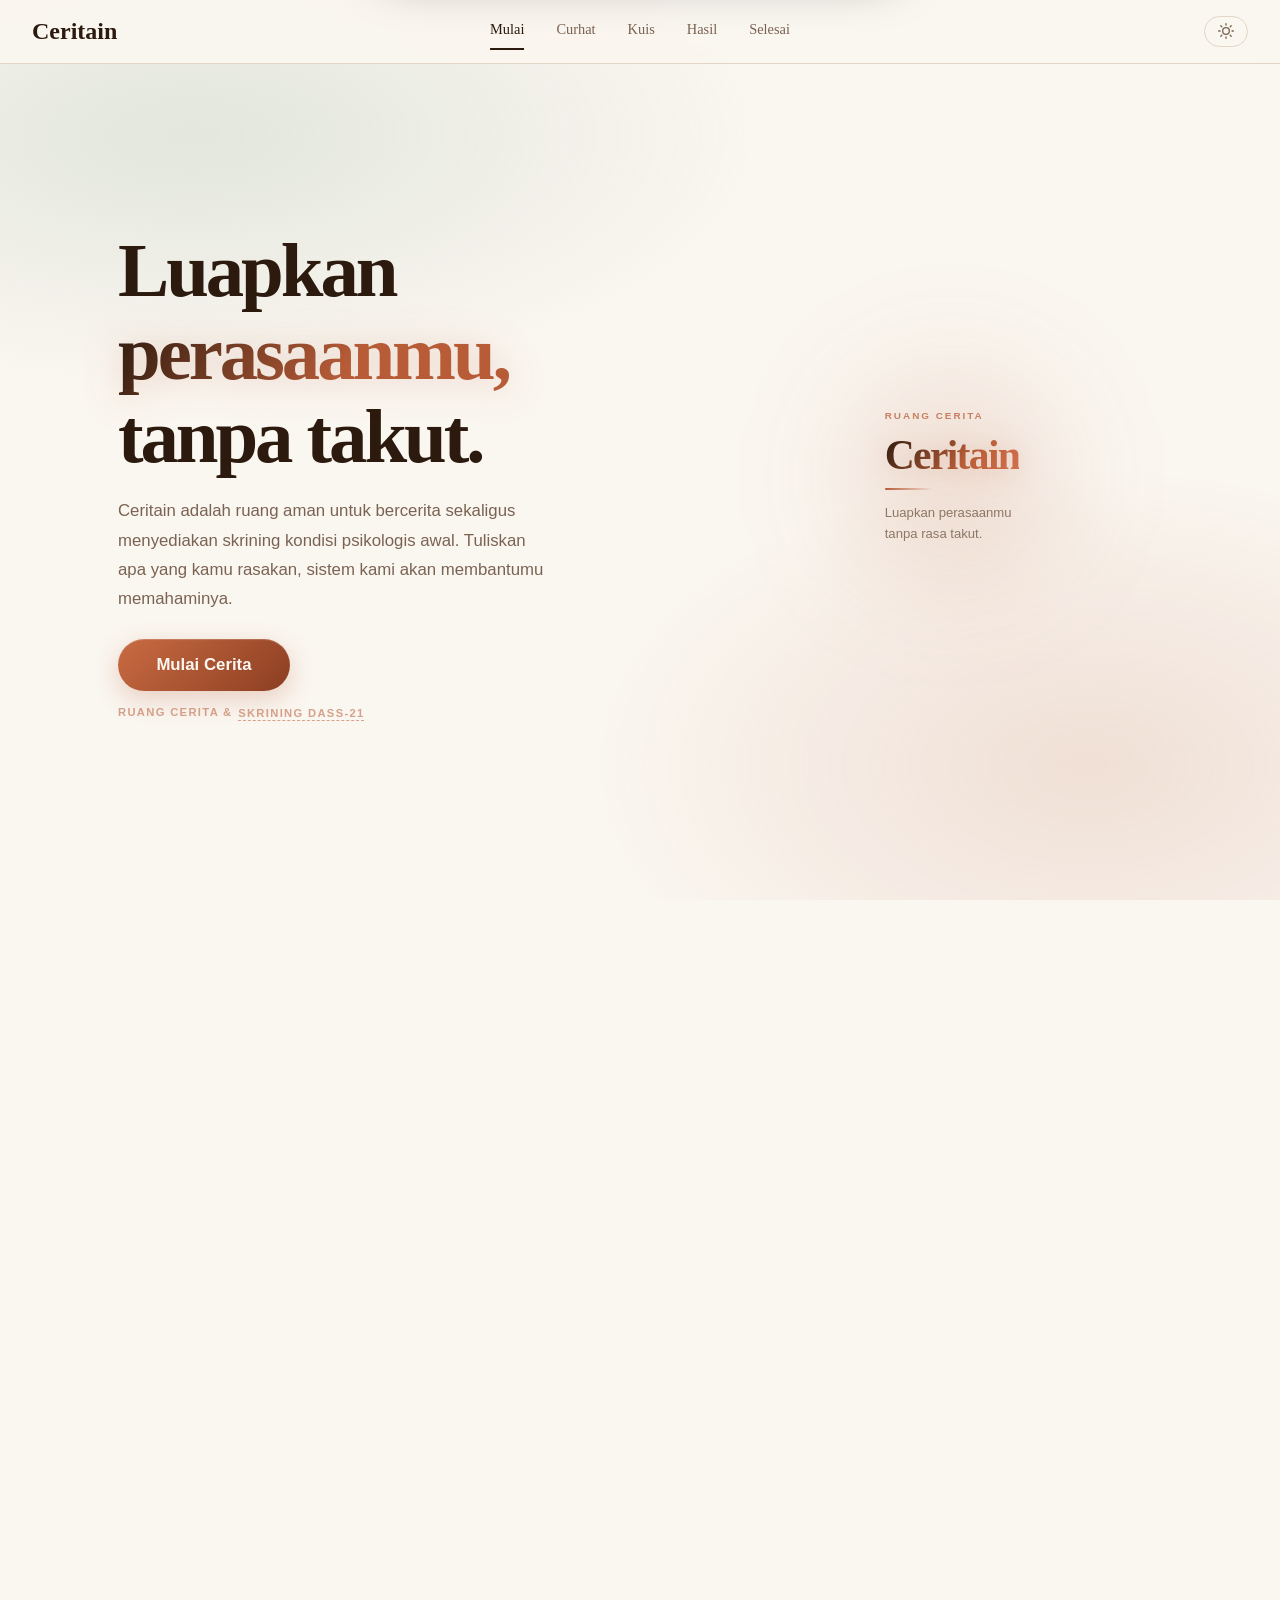
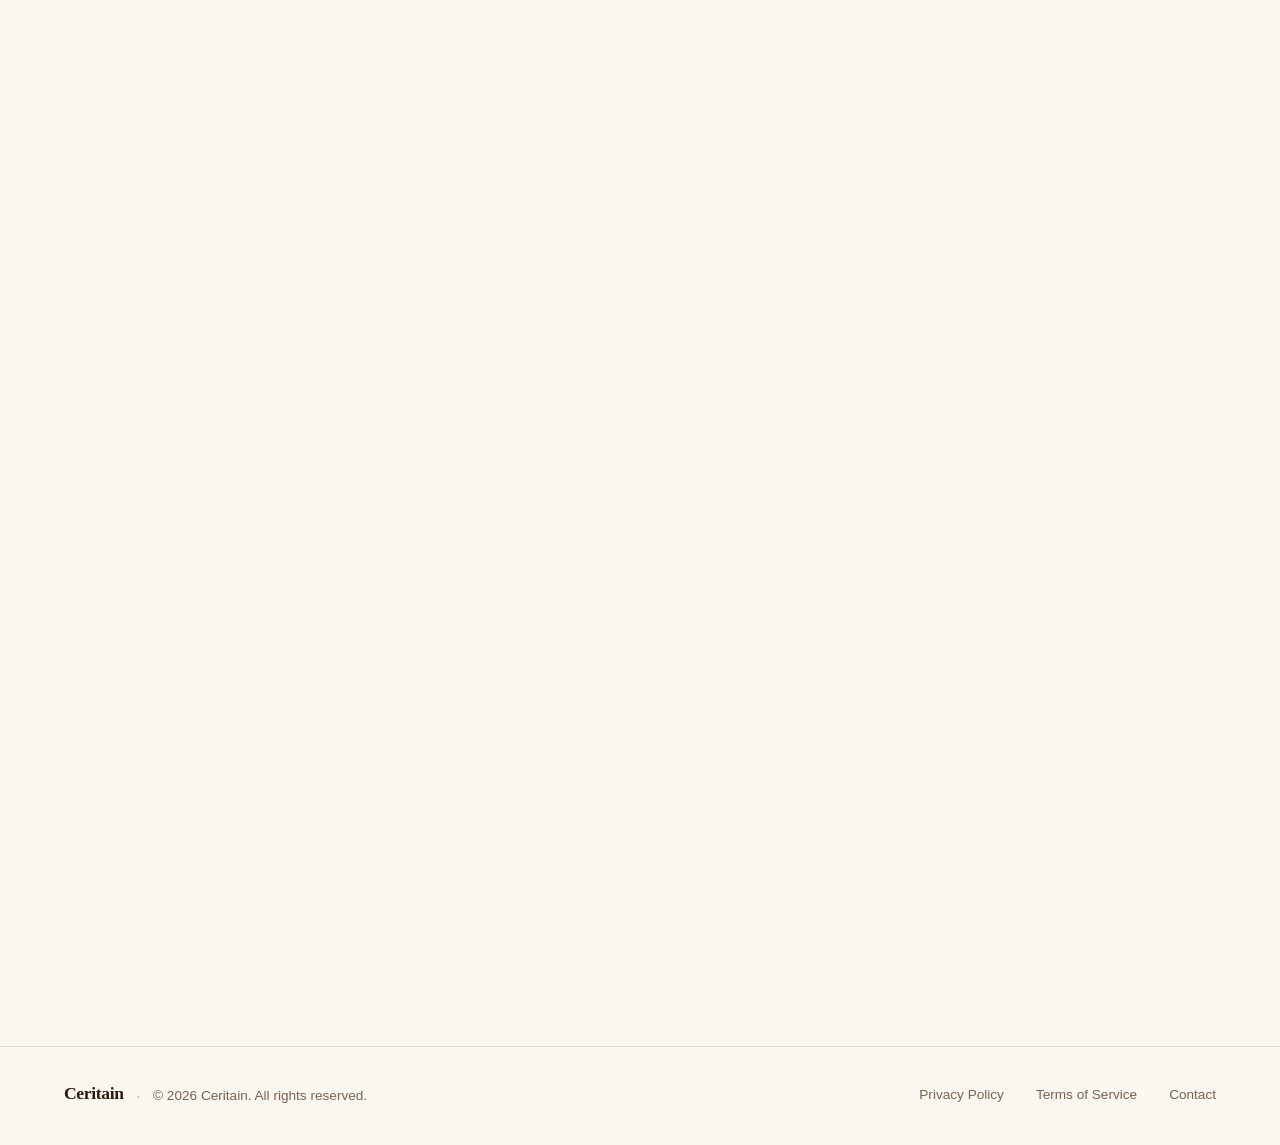
<file: index.html>
<!DOCTYPE html>
<html lang="id">
<head>
    <meta charset="UTF-8">
    <meta name="viewport" content="width=device-width, initial-scale=1.0">
    <title>Ceritain - Ruang Cerita & Skrining DASS-21</title>
    <meta name="description" content="Ceritain adalah ruang aman untuk bercerita sekaligus menyediakan skrining kondisi psikologis awal berbasis kuesioner DASS-21.">

    <!-- ═══════════════════════════════════════════════════
         Open Graph (WhatsApp, Facebook, Telegram, dll.)
         PENTING: Ganti URL di bawah sesuai domain kamu!
         Contoh: https://ceritain-eight.vercel.app
    ══════════════════════════════════════════════════════ -->
    <meta property="og:type"        content="website">
    <meta property="og:site_name"   content="Ceritain">
    <meta property="og:url"         content="https://ceritain-eight.vercel.app/">
    <meta property="og:title"       content="Ceritain - Ruang Cerita & Skrining DASS-21">
    <meta property="og:description" content="Ceritain adalah ruang aman untuk bercerita sekaligus menyediakan skrining kondisi psikologis awal berbasis kuesioner DASS-21. Luapkan perasaanmu, tanpa takut.">
    <meta property="og:image"       content="https://ceritain-eight.vercel.app/og-image.png">
    <meta property="og:image:type"  content="image/png">
    <meta property="og:image:width" content="1200">
    <meta property="og:image:height" content="630">
    <meta property="og:image:alt"   content="Ceritain — Apakah kamu sedang stres tanpa sadar?">
    <meta property="og:locale"      content="id_ID">

    <!-- Twitter Card (opsional, tapi bagus untuk link preview lainnya) -->
    <meta name="twitter:card"        content="summary_large_image">
    <meta name="twitter:title"       content="Ceritain - Ruang Cerita & Skrining DASS-21">
    <meta name="twitter:description" content="Luapkan perasaanmu tanpa rasa takut. Ceritain menyediakan ruang aman bercerita dan skrining psikologis berbasis DASS-21.">
    <meta name="twitter:image"       content="https://ceritain-eight.vercel.app/og-image.png">

    <link href="https://fonts.googleapis.com/css2?family=Inter:wght@300;400;500;600;700&display=swap" rel="stylesheet">
    <link href="https://unpkg.com/aos@2.3.1/dist/aos.css" rel="stylesheet">
    <link rel="stylesheet" href="styles.css">

    <!-- Anti-flash: apply saved theme synchronously sebelum paint -->
    <script>
        (function(){
            try {
                var t = localStorage.getItem('ceritain-theme');
                if (t === 'dark') {
                    document.documentElement.setAttribute('data-theme','dark');
                }
                // Default: tidak perlu set apapun, :root sudah light
            } catch(e){}
        })();
    </script>
</head>
<body>

    <header id="top-nav" class="top-nav">
        <!-- Logo: klik buka dropdown menu -->
        <button id="btn-logo-menu" class="logo-text logo-btn" aria-label="Buka menu" aria-expanded="false">
            Ceritain
        </button>

        <!-- Desktop nav (tengah) -->
        <nav class="main-nav" id="main-nav" style="display: flex; align-items: center;">
            <a href="#home" class="nav-link active">Mulai</a>
            <a href="#storytelling" class="nav-link">Curhat</a>
            <a href="#survey" class="nav-link">Kuis</a>
            <a href="#result" class="nav-link">Hasil</a>
            <a href="#thankyou-section" class="nav-link">Selesai</a>
        </nav>

        <!-- Kanan: theme toggle + back -->
        <div class="nav-right">
            <button id="btn-theme-toggle" class="btn-icon" style="display: flex; align-items: center;">
                <svg id="theme-icon-light" xmlns="http://www.w3.org/2000/svg" width="16" height="16" viewBox="0 0 24 24" fill="none" stroke="currentColor" stroke-width="2" stroke-linecap="round" stroke-linejoin="round" style="display:none;"><circle cx="12" cy="12" r="5"></circle><line x1="12" y1="1" x2="12" y2="3"></line><line x1="12" y1="21" x2="12" y2="23"></line><line x1="4.22" y1="4.22" x2="5.64" y2="5.64"></line><line x1="18.36" y1="18.36" x2="19.78" y2="19.78"></line><line x1="1" y1="12" x2="3" y2="12"></line><line x1="21" y1="12" x2="23" y2="12"></line><line x1="4.22" y1="19.78" x2="5.64" y2="18.36"></line><line x1="18.36" y1="5.64" x2="19.78" y2="4.22"></line></svg>
                <svg id="theme-icon-dark" xmlns="http://www.w3.org/2000/svg" width="16" height="16" viewBox="0 0 24 24" fill="none" stroke="currentColor" stroke-width="2" stroke-linecap="round" stroke-linejoin="round"><path d="M21 12.79A9 9 0 1 1 11.21 3 7 7 0 0 0 21 12.79z"></path></svg>
            </button>
            <button id="btn-back" class="btn-icon" style="display: none;">
                <svg xmlns="http://www.w3.org/2000/svg" width="18" height="18" viewBox="0 0 24 24" fill="none" stroke="currentColor" stroke-width="2" stroke-linecap="round" stroke-linejoin="round">
                    <line x1="19" y1="12" x2="5" y2="12"></line>
                    <polyline points="12 19 5 12 12 5"></polyline>
                </svg>
                Kembali
            </button>
        </div>
    </header>

    <!-- Dropdown Menu (triggered by logo click) -->
    <div id="dropdown-menu" class="dropdown-menu" role="dialog" aria-label="Menu navigasi">
        <div class="dropdown-menu-inner">
            <!-- Header: logo kiri, X kanan -->
            <div class="dropdown-header">
                <button class="logo-text logo-btn dropdown-logo" onclick="closeDropdownMenu()">
                    Ceritain
                </button>
                <button id="btn-close-dropdown" class="btn-close-dropdown" aria-label="Tutup menu">
                    <svg xmlns="http://www.w3.org/2000/svg" width="20" height="20" viewBox="0 0 24 24" fill="none" stroke="currentColor" stroke-width="2.5" stroke-linecap="round" stroke-linejoin="round"><line x1="18" y1="6" x2="6" y2="18"></line><line x1="6" y1="6" x2="18" y2="18"></line></svg>
                </button>
            </div>

            <!-- Nav links besar -->
            <nav class="dropdown-nav">
                <a href="#home" class="dropdown-nav-link" onclick="closeDropdownMenu()">Mulai</a>
                <a href="#storytelling" class="dropdown-nav-link" onclick="closeDropdownMenu()">Curhat</a>
                <a href="#survey" class="dropdown-nav-link" onclick="closeDropdownMenu()">Kuis</a>
                <a href="#result" class="dropdown-nav-link" onclick="closeDropdownMenu()">Hasil</a>
                <a href="#thankyou-section" class="dropdown-nav-link" onclick="closeDropdownMenu()">Selesai</a>
            </nav>

            <!-- Divider -->
            <div class="dropdown-divider"></div>

            <!-- Footer link: Tentang Ceritain -->
            <div class="dropdown-footer">
                <span class="dropdown-footer-label">Ingin tahu lebih?</span>
                <button class="dropdown-about-btn" id="btn-open-about" onclick="closeDropdownMenu(); openAboutModal()">Tentang Ceritain</button>
            </div>
        </div>
    </div>
    <!-- Dropdown Backdrop -->
    <div id="dropdown-backdrop" class="dropdown-backdrop" onclick="closeDropdownMenu()"></div>

    <!-- Modal: Tentang Ceritain -->
    <div id="about-modal-overlay" class="about-modal-overlay">
        <div class="about-modal-box">
            <button class="btn-close-modal" onclick="closeAboutModal()" title="Tutup">&times;</button>
            <div class="about-modal-logo">
                <span class="about-modal-brand">Ceritain</span>
            </div>
            <p class="about-modal-desc">
                <strong>Ceritain</strong> adalah ruang aman digital untuk mengekspresikan perasaan tanpa rasa takut dihakimi. Kami percaya bahwa menuliskan apa yang kamu rasakan adalah langkah pertama menuju pemahaman diri yang lebih baik.
            </p>
            <div class="about-modal-divider"></div>
            <h4 class="about-modal-subtitle">Apa itu DASS-21?</h4>
            <p class="about-modal-desc">
                DASS-21 (<em>Skala Depresi, Kecemasan, dan Stres</em>) adalah kuesioner psikologis terstandarisasi yang terdiri dari 21 pertanyaan untuk mengukur tingkat <strong>depresi</strong>, <strong>kecemasan</strong>, dan <strong>stres</strong> seseorang. Hasilnya bersifat indikatif — bukan diagnosis klinis.
            </p>
            <p class="about-modal-note">
                ⚠️ Jika kamu merasa membutuhkan bantuan lebih lanjut, kami sangat menyarankan untuk berkonsultasi dengan tenaga profesional kesehatan jiwa.
            </p>
        </div>
    </div>

    <!-- 1. Hero Section -->
    <section id="home" class="screen hero-screen">
        <!-- Left: Text Content -->
        <div class="hero-left" data-aos="fade-right" data-aos-duration="900">
            <h1 class="hero-title">
                Luapkan<br>
                <span class="hero-accent">perasaanmu,</span><br>
                tanpa takut.
            </h1>
            <p class="hero-desc">
                Ceritain adalah ruang aman untuk bercerita sekaligus menyediakan skrining kondisi psikologis awal. Tuliskan apa yang kamu rasakan, sistem kami akan membantumu memahaminya.
            </p>
            <div class="hero-cta-group" data-aos="fade-up" data-aos-delay="300">
                <button id="btn-mulai" class="btn primary btn-hero">
                    Mulai Cerita
                </button>
                <p class="hero-eyebrow hero-eyebrow-below">Ruang Cerita &amp; <button class="dass-inline-link" onclick="openAboutModal()">Skrining DASS-21</button></p>
            </div>
        </div>

        <!-- Right: Decorative Visual -->
        <div class="hero-right" data-aos="fade-left" data-aos-duration="900" data-aos-delay="200">
            <div class="hero-visual-stack">
                <div class="hero-card-glow"></div>
                <div class="hero-minimal">
                    <div class="hero-card-label">RUANG CERITA</div>
                    <div class="hero-card-brand">Ceritain</div>
                    <div class="hero-minimal-line"></div>
                    <div class="hero-card-tagline">Luapkan perasaanmu<br>tanpa rasa takut.</div>
                </div>
            </div>
        </div>


    </section>

    <!-- 2. Storytelling Section -->
    <section id="storytelling" class="screen">
        <div class="story-split">
            <!-- Kiri: info -->
            <div class="story-left" data-aos="fade-right" data-aos-duration="800">
                <p class="hero-eyebrow">Ruang Aman</p>
                <h2 class="story-heading">Apa yang sedang<br><span class="hero-accent">membebanimu?</span></h2>
                <p class="story-body-text">Tuliskan semuanya di sini. Tidak ada yang dihakimi, tidak ada yang dinilai. Hanya kamu dan ruangmu sendiri.</p>
                <div class="story-info-pills">
                    <span class="story-pill">🔒 Privat</span>
                    <span class="story-pill">💬 Bebas bercerita</span>
                    <span class="story-pill">🤍 Tanpa penilaian</span>
                </div>
            </div>
            <!-- Kanan: textarea -->
            <div class="story-right" data-aos="fade-left" data-aos-duration="800" data-aos-delay="150">
                <div class="textarea-wrapper">
                    <textarea id="story-input" placeholder="Ketik ceritamu di sini..."></textarea>
                    <button id="btn-selesai-cerita" class="btn-send" disabled title="Kirim cerita">
                        <svg xmlns="http://www.w3.org/2000/svg" width="20" height="20" viewBox="0 0 24 24" fill="none" stroke="currentColor" stroke-width="2" stroke-linecap="round" stroke-linejoin="round">
                            <line x1="22" y1="2" x2="11" y2="13"></line>
                            <polygon points="22 2 15 22 11 13 2 9 22 2"></polygon>
                        </svg>
                    </button>
                </div>
                <p class="skip-hint">
                    Sulit menemukan kata-kata? <a href="#survey" id="link-skip-to-quiz" class="skip-link">Langsung ke Kuesioner</a>
                </p>
            </div>
        </div>
    </section>

    <!-- 3. DASS-21 Section -->
    <section id="survey" class="screen">
        <div class="container dass-content">

            <!-- Panduan: tampil sebelum kuis dimulai -->
            <div id="quiz-guide" class="quiz-guide">
                <h2 class="quiz-guide-title" data-aos="fade-up">Sebelum Memulai</h2>
                <ol class="quiz-guide-list" data-aos="fade-up" data-aos-delay="100">
                    <li>Sisihkan waktu sejenak. Supaya hasilnya bermakna, baca panduan singkat ini dulu ya.</li>
                    <li>Tidak ada jawaban benar atau salah — pilih yang paling jujur mencerminkan dirimu.</li>
                    <li>Tidak ada batas waktu. Kerjakan dengan tenang dan nikmati setiap langkahnya.</li>
                    <li>Cari tempat yang nyaman agar kamu bisa menjawab tanpa gangguan.</li>
                    <li>Jika kamu keluar di tengah jalan, progres tidak tersimpan. Selesaikan dalam satu sesi ya.</li>
                    <li>Laporan hasil lengkap akan muncul setelah semua pertanyaan dijawab.</li>
                </ol>
                <p class="quiz-guide-closing" data-aos="fade-up" data-aos-delay="200">Selamat mengerjakan! 🌿</p>
                <div class="quiz-guide-action" data-aos="fade-up" data-aos-delay="300">
                    <button id="btn-mulai-kuis" class="btn primary">Mulai Kuesioner</button>
                </div>
            </div>

            <!-- Kuis: tersembunyi dulu -->
            <div id="quiz-questions" style="display:none; width:100%;">
                <div class="progress-container">
                    <div class="progress-info">
                        <span>Pertanyaan <span id="current-q">1</span>/21</span>
                    </div>
                    <div class="progress-bar-bg">
                        <div id="progress-bar-fill" class="progress-bar-fill"></div>
                    </div>
                </div>
                
                <div class="question-container">
                    <!-- Nomor soal dekoratif -->
                    <span class="question-number-deco" id="question-number-deco">01</span>
                    <h2 id="dass-question-text" class="question-text">Loading question...</h2>
                    <div class="answers-container">
                        <button class="btn-answer" data-value="0">Tidak pernah sama sekali</button>
                        <button class="btn-answer" data-value="1">Kadang-kadang</button>
                        <button class="btn-answer" data-value="2">Sering</button>
                        <button class="btn-answer" data-value="3">Sangat sering</button>
                    </div>
                </div>

                <!-- Navigasi Back / Next -->
                <div class="quiz-nav">
                    <button id="btn-quiz-back" class="btn-quiz-nav btn-quiz-back" disabled>
                        <svg xmlns="http://www.w3.org/2000/svg" width="16" height="16" viewBox="0 0 24 24" fill="none" stroke="currentColor" stroke-width="2.5" stroke-linecap="round" stroke-linejoin="round"><line x1="19" y1="12" x2="5" y2="12"></line><polyline points="12 19 5 12 12 5"></polyline></svg>
                        Kembali
                    </button>
                    <button id="btn-quiz-next" class="btn-quiz-nav btn-quiz-next" disabled>
                        Lanjut
                        <svg xmlns="http://www.w3.org/2000/svg" width="16" height="16" viewBox="0 0 24 24" fill="none" stroke="currentColor" stroke-width="2.5" stroke-linecap="round" stroke-linejoin="round"><line x1="5" y1="12" x2="19" y2="12"></line><polyline points="12 5 19 12 12 19"></polyline></svg>
                    </button>
                </div>
            </div>

        </div>
    </section>

    <!-- 4. Result Section -->
    <section id="result" class="screen">
        <div class="container result-content">
            <h2 data-aos="fade-up">Hasil Evaluasi</h2>
            <p class="subtitle" data-aos="fade-up" data-aos-delay="100">Berikut adalah gambaran singkat kondisi emosionalmu saat ini berdasarkan <button class="dass-inline-link" onclick="openAboutModal()">DASS-21</button>.</p>
            
            <div class="cards-container" data-aos="fade-up" data-aos-delay="200">
                <div class="result-card" id="card-depression">
                    <h3>Depresi</h3>
                    <div class="score-circle">
                        <svg class="score-ring" viewBox="0 0 80 80"><circle class="score-ring-bg" cx="40" cy="40" r="34"/><circle class="score-ring-fill" id="ring-depression" cx="40" cy="40" r="34"/></svg>
                        <span class="score-value" id="score-depression">0</span>
                    </div>
                    <p class="severity" id="severity-depression">Normal</p>
                </div>
                
                <div class="result-card" id="card-anxiety">
                    <h3>Kecemasan</h3>
                    <div class="score-circle">
                        <svg class="score-ring" viewBox="0 0 80 80"><circle class="score-ring-bg" cx="40" cy="40" r="34"/><circle class="score-ring-fill" id="ring-anxiety" cx="40" cy="40" r="34"/></svg>
                        <span class="score-value" id="score-anxiety">0</span>
                    </div>
                    <p class="severity" id="severity-anxiety">Normal</p>
                </div>
                
                <div class="result-card" id="card-stress">
                    <h3>Stres</h3>
                    <div class="score-circle">
                        <svg class="score-ring" viewBox="0 0 80 80"><circle class="score-ring-bg" cx="40" cy="40" r="34"/><circle class="score-ring-fill" id="ring-stress" cx="40" cy="40" r="34"/></svg>
                        <span class="score-value" id="score-stress">0</span>
                    </div>
                    <p class="severity" id="severity-stress">Normal</p>
                </div>
            </div>
            
            <div class="recommendation-container" data-aos="fade-up" data-aos-delay="300">
                <h3>Rekomendasi Langkah Selanjutnya</h3>
                <ul id="recommendation-list" class="recommendation-list">
                    <!-- Injected via JS -->
                </ul>
            </div>

            <div class="actions center" data-aos="zoom-in" data-aos-delay="400">
                <button id="btn-ulangi" class="btn secondary">Selesaikan Sesi</button>
            </div>
        </div>
    </section>

    <!-- General Thank You / Supportive Section -->
    <section id="thankyou-section" class="screen">
        <div class="container thankyou-content">
            <!-- Ikon dekoratif -->


            <h2 data-aos="fade-up">Terima kasih<br>sudah berbagi.</h2>

            <div class="thankyou-quotes" data-aos="fade-up" data-aos-delay="150">
                <p class="thankyou-quote">
                    "Menuliskan apa yang kamu rasakan adalah langkah pertama untuk memahami diri sendiri."
                </p>
            </div>

            <div class="thankyou-pills" data-aos="fade-up" data-aos-delay="250">
                <span class="thankyou-pill">💛 Perasaanmu valid</span>
                <span class="thankyou-pill">🤝 Kamu tidak sendirian</span>
                <span class="thankyou-pill">🌱 Setiap langkah kecil berarti</span>
            </div>

            <div class="thankyou-actions" data-aos="fade-up" data-aos-delay="350">
                <button id="btn-kembali-mulai" class="btn primary">Mulai Sesi Baru</button>
                <p class="thankyou-more-hint">
                    Ingin tahu lebih? <button class="dropdown-about-btn" onclick="openAboutModal()">Tentang Ceritain</button>
                </p>
            </div>
        </div>
    </section>

    <!-- Analysis Result Modal -->
    <div id="analysis-modal-overlay" class="analysis-modal-overlay">
        <div id="analysis-result" class="result-box">
            <button id="btn-close-analysis" class="btn-close-modal" title="Tutup">&times;</button>
            <p id="analysis-message"></p>
            <button id="btn-lanjut-kuis" class="btn primary" style="display: none;">Mulai Tes Kuesioner</button>
        </div>
    </div>

    <!-- Footer -->
    <footer class="site-footer">
        <div class="footer-inner">
            <div class="footer-left">
                <div class="footer-brand">
                    <span class="footer-logo">Ceritain</span>
                </div>
                <span class="footer-copy">© 2026 Ceritain. All rights reserved.</span>
            </div>
            <nav class="footer-nav">
                <a href="#" class="footer-link">Privacy Policy</a>
                <a href="#" class="footer-link">Terms of Service</a>
                <a href="#" class="footer-link">Contact</a>
            </nav>
        </div>
    </footer>

    <!-- Scripts: AOS, GSAP, and Custom App Logic -->
    <script src="https://unpkg.com/aos@2.3.1/dist/aos.js"></script>
    <script src="https://cdnjs.cloudflare.com/ajax/libs/gsap/3.12.2/gsap.min.js"></script>
    <script src="app.js"></script>
</body>
</html>
</file>
<file: styles.css>
/* =========================================================================
   Base Layout & CSS Variables 
   ========================================================================= */
:root {
    /* ━━━━━━━━━━━━━━━━━━━━━━━━━━━━━━━━━━━━━━━━━━━━━━━━━━━━━━━━━━━━━━━━━━
       LIGHT THEME (Default)
    ━━━━━━━━━━━━━━━━━━━━━━━━━━━━━━━━━━━━━━━━━━━━━━━━━━━━━━━━━━━━━━━━━━━━ */

    --bg-main: #FAF6F0;
    --bg-surface: #F3EDE3cc;
    --bg-surface-solid: #EDE3D5;
    --border-glass: #C9B89880;
    --border-glass-hover: #A8906880;

    --text-primary: #2C1A0E;
    --text-secondary: #7A6352;

    --accent-color: #B85C38;
    --accent-glow: #B85C3840;
    --accent-hover: #D4724E;

    --btn-grad-start: #C96B42;
    --btn-grad-end: #8C3E22;
    --btn-text: #FAF6F0;

    --blob-1-color: #7FA68830;
    --blob-2-color: #B85C3825;

    --heading-grad-start: #2C1A0E;
    --heading-grad-end: #B85C38;

    --progress-grad-start: #7FA688;
    --progress-grad-end: #B85C38;

    --nav-bg: #FAF6F0F0;

    --font-heading: 'Playfair Display', serif;
    --font-body: 'DM Sans', sans-serif;

    --border-radius-sm: 8px;
    --border-radius-md: 16px;
    --border-radius-lg: 24px;

    --color-normal: #059669;
    --color-ringan: #2563EB;
    --color-sedang: #D97706;
    --color-berat: #EA580C;
    --color-sangatberat: #DC2626;
}

[data-theme="dark"] {
    /* ━━━━━━━━━━━━━━━━━━━━━━━━━━━━━━━━━━━━━━━━━━━━━━━━━━━━━━━━━━━━━━━━━━
       DARK THEME
    ━━━━━━━━━━━━━━━━━━━━━━━━━━━━━━━━━━━━━━━━━━━━━━━━━━━━━━━━━━━━━━━━━━━━ */

    --bg-main: #0D1B2A;
    --bg-surface: #112236cc;
    --bg-surface-solid: #1A3044;
    --border-glass: #2E5F7E50;
    --border-glass-hover: #4A8FAD70;

    --text-primary: #F0EDE6;
    --text-secondary: #8BA8BE;

    --accent-color: #E8A45A;
    --accent-glow: #E8A45A40;
    --accent-hover: #F2BC7A;

    --btn-grad-start: #E8A45A;
    --btn-grad-end: #C97D35;
    --btn-text: #0D1B2A;

    --blob-1-color: #1B6CA830;
    --blob-2-color: #E8A45A20;

    --heading-grad-start: #F0EDE6;
    --heading-grad-end: #E8A45A;

    --progress-grad-start: #2E8FAD;
    --progress-grad-end: #E8A45A;

    --nav-bg: #0D1B2Ae8;

    --color-normal: #34D399;
    --color-ringan: #60A5FA;
    --color-sedang: #FBBF24;
    --color-berat: #FB923C;
    --color-sangatberat: #F87171;
}

* {
    box-sizing: border-box;
    margin: 0;
    padding: 0;
}

html {
    margin: 0;
    padding: 0;
    background-color: var(--bg-main);
    scroll-behavior: smooth;
    overflow-x: hidden;  
    max-width: 100%;     
}

body {
    margin: 0;
    padding: 0;
    background-color: var(--bg-main);
    color: var(--text-primary);
    font-family: var(--font-body);
    line-height: 1.7;
    font-size: 16px;
    min-height: 100vh;
    display: flex;
    flex-direction: column;
    overflow-x: hidden;
    position: relative;
    -webkit-font-smoothing: antialiased;
    transition: background-color 0.5s ease, color 0.5s ease;
    overflow-x: hidden;  
    max-width: 100%;     
}

body::before {
    content: '';
    position: fixed;
    inset: 0;
    background:
        radial-gradient(ellipse 80% 50% at 15% 15%, var(--blob-1-color) 0%, transparent 55%),
        radial-gradient(ellipse 70% 60% at 85% 85%, var(--blob-2-color) 0%, transparent 55%);
    pointer-events: none;
    z-index: 0;
    transition: opacity 0.5s ease;
}

.container {
    max-width: 800px;
    margin: 0 auto;
    padding: 1.5rem;
    width: 100%;
}

h1, h2, h3 {
    font-family: var(--font-heading);
    font-weight: 700;
    line-height: 1.2;
    margin-bottom: 0.75rem;
    color: var(--text-primary);
    margin-top: 0;
    letter-spacing: -0.02em;
}

.subtitle {
    font-size: 1rem;
    color: var(--text-secondary);
    margin-bottom: 1.5rem;
    font-weight: 300;
}

/* =========================================================================
   Buttons & Inputs
   ========================================================================= */
.btn {
    display: inline-flex;
    align-items: center;
    justify-content: center;
    padding: 1rem 2rem;
    font-size: 1.05rem;
    font-weight: 600;
    font-family: var(--font-body);
    border-radius: var(--border-radius-md);
    border: none;
    cursor: pointer;
    transition: all 0.4s cubic-bezier(0.16, 1, 0.3, 1);
    text-decoration: none;
    backdrop-filter: blur(10px);
}

.btn:disabled {
    opacity: 0.4;
    cursor: not-allowed;
    transform: translateY(0) !important;
    box-shadow: none !important;
}

.btn.primary {
    background: linear-gradient(135deg, var(--btn-grad-start) 0%, var(--btn-grad-end) 100%);
    color: var(--btn-text);
    box-shadow: 0 8px 25px var(--accent-glow), inset 0 1px 1px rgba(255,255,255,0.2);
}

.btn.primary:not(:disabled):hover {
    transform: translateY(-3px);
    box-shadow: 0 12px 30px var(--accent-glow), inset 0 1px 1px rgba(255,255,255,0.3);
    filter: brightness(1.1);
}

.btn.primary:not(:disabled):active {
    transform: translateY(-1px);
    box-shadow: 0 5px 15px var(--accent-glow);
}

.btn.secondary {
    background-color: var(--bg-surface);
    color: var(--text-primary);
    border: 1px solid var(--border-glass);
}

.btn.secondary:not(:disabled):hover {
    background-color: rgba(255, 255, 255, 0.05);
    border-color: var(--border-glass-hover);
    transform: translateY(-2px);
    box-shadow: 0 8px 20px rgba(0, 0, 0, 0.3);
}

.btn-icon {
    display: inline-flex;
    align-items: center;
    gap: 0.4rem;
    background: transparent;
    backdrop-filter: none;
    border: 1px solid var(--border-glass);
    color: var(--text-secondary);
    font-family: var(--font-body);
    font-size: 0.8rem;
    font-weight: 500;
    cursor: pointer;
    padding: 0.4rem 0.8rem;
    border-radius: 30px;
    transition: all 0.3s ease;
}

.btn-icon:hover {
    color: var(--text-primary);
    background: rgba(255, 255, 255, 0.08);
    border-color: var(--border-glass-hover);
    transform: translateY(-1px);
}

/* =========================================================================
   Top Navigation
   ========================================================================= */
.top-nav {
    position: fixed;
    top: 0;
    left: 0;
    width: 100%;
    padding: 1rem 2rem;
    z-index: 100;
    display: flex;
    align-items: center;
    justify-content: space-between;
    transition: background-color 0.3s ease, padding 0.35s cubic-bezier(0.16, 1, 0.3, 1), box-shadow 0.3s ease;
    background: var(--nav-bg);
    backdrop-filter: blur(12px);
    border-bottom: 1px solid var(--border-glass);
}

/* Shrink navbar saat scroll */
.top-nav.scrolled {
    padding: 0.45rem 2rem;
    box-shadow: 0 4px 24px rgba(0, 0, 0, 0.18);
}

.top-nav.hidden {
    opacity: 0;
    pointer-events: none;
    transform: translateY(-15px);
}

.main-nav {
    display: flex;
    gap: 2rem;
    align-items: center;
    position: absolute;
    left: 50%;
    transform: translateX(-50%);
}

.nav-link {
    color: var(--text-secondary);
    text-decoration: none;
    font-weight: 500;
    font-size: 0.9rem;
    transition: color 0.3s ease;
    padding-bottom: 4px;
    position: relative;
    font-family: var(--font-heading);
}

.nav-link:hover {
    color: var(--text-primary);
}

.nav-link::after {
    content: '';
    position: absolute;
    bottom: -4px;
    left: 0;
    width: 0%;
    height: 2px;
    background-color: var(--text-primary);
    transition: width 0.3s ease;
}

.nav-link.active {
    color: var(--text-primary);
}

.nav-link.active::after {
    width: 100%;
}

/* =========================================================================
   SPA Screen Management
   ========================================================================= */
.screen {
    position: relative;
    width: 100%;
    min-height: 100dvh;
    display: flex;
    flex-direction: column;
    justify-content: center;
    visibility: visible;
    opacity: 1;
    pointer-events: auto;
    z-index: 1;
    margin: 0;
    padding: 80px 1rem 2rem 1rem;
}

/* Section non-hero tidak perlu scroll-margin karena padding sudah handle navbar */
.screen:not(.hero-screen) {
    scroll-margin-top: 0;
}

/* =========================================================================
   Animations
   ========================================================================= */
.fade-in {
    opacity: 0;
    animation: fadeIn 1s cubic-bezier(0.16, 1, 0.3, 1) forwards;
}

.fade-in-up {
    opacity: 0;
    transform: translateY(30px);
    animation: fadeInUp 1s cubic-bezier(0.16, 1, 0.3, 1) forwards;
}

.delay-1 { animation-delay: 0.15s; }
.delay-2 { animation-delay: 0.3s; }
.delay-3 { animation-delay: 0.45s; }

@keyframes fadeIn {
    to { opacity: 1; }
}

@keyframes fadeInUp {
    to { 
        opacity: 1; 
        transform: translateY(0); 
    }
}

.background-decor {
    position: absolute;
    border-radius: 50%;
    filter: blur(120px);
    z-index: -1;
    opacity: 0.35;
    pointer-events: none;
    animation: float 12s ease-in-out infinite alternate;
}

.blob-1 {
    width: 500px;
    height: 500px;
    background: radial-gradient(circle, var(--blob-1-color) 0%, transparent 70%);
    top: -150px;
    left: -150px;
}

.blob-2 {
    width: 600px;
    height: 600px;
    background: radial-gradient(circle, var(--blob-2-color) 0%, transparent 70%);
    bottom: -100px;
    right: -200px;
    animation-delay: -5s;
}

@keyframes float {
    0% { transform: translateY(0) scale(1); }
    100% { transform: translateY(-40px) scale(1.1); }
}

/* =========================================================================
   Hero Section — Split Layout (Desktop)
   ========================================================================= */
.hero-screen {
    display: flex;
    flex-direction: row;
    align-items: center;
    justify-content: center;
    gap: 4rem;
    padding: 100px 5vw 3rem;
    overflow: visible;
    min-height: unset;
    height: 100dvh;
    max-height: 100dvh;
}


.hero-left {
    flex: 1 1 0;
    max-width: 560px;
    display: flex;
    flex-direction: column;
    align-items: flex-start;
    gap: 1.1rem;
}

.hero-eyebrow {
    font-size: 0.82rem;
    font-weight: 600;
    letter-spacing: 0.18em;
    text-transform: uppercase;
    color: var(--accent-color);
    opacity: 0.85;
    margin: 0;
}

/* Eyebrow dipindah ke bawah button */
.hero-eyebrow-below {
    margin-top: 0;
    letter-spacing: 0.12em;
    opacity: 0.55;
    font-size: 0.7rem;
    display: flex;
    align-items: center;
    gap: 0.35rem;
    flex-wrap: wrap;
}

/* Wrapper button + teks di desktop */
.hero-cta-group {
    display: flex;
    flex-direction: column;
    align-items: flex-start;
    gap: 0.75rem;
    margin-top: 0.25rem;
}

.hero-below-btn {
    display: flex;
    flex-direction: column;
    align-items: flex-start;
    gap: 0.6rem;
    margin-top: 0.25rem;
}

.hero-below-divider {
    display: block;
    width: 2rem;
    height: 1px;
    background: var(--accent-color);
    opacity: 0.4;
    border-radius: 999px;
}

/* Tombol inline DASS-21 yang bisa diklik */
.dass-inline-link {
    font-family: var(--font-body);
    font-size: inherit;
    font-weight: 700;
    letter-spacing: inherit;
    text-transform: inherit;
    color: var(--accent-color);
    background: none;
    border: none;
    padding: 0;
    cursor: pointer;
    text-decoration: underline;
    text-underline-offset: 3px;
    text-decoration-style: dashed;
    text-decoration-color: var(--accent-color);
    opacity: 1;
    transition: opacity 0.2s ease;
}

.dass-inline-link:hover {
    opacity: 0.75;
}

.hero-title {
    font-family: var(--font-heading);
    font-size: clamp(3.2rem, 6vw, 5.5rem);
    font-weight: 800;
    line-height: 1.08;
    letter-spacing: -0.04em;
    color: var(--text-primary);
    margin: 0;
}

.hero-accent {
    background: linear-gradient(120deg, var(--heading-grad-start) 0%, var(--heading-grad-end) 60%);
    background-clip: text;
    -webkit-background-clip: text;
    -webkit-text-fill-color: transparent;
    filter: drop-shadow(0 2px 18px var(--accent-glow));
}

.hero-desc {
    font-size: 1.05rem;
    color: var(--text-secondary);
    line-height: 1.75;
    max-width: 440px;
    margin: 0;
    font-weight: 300;
}

.btn-hero {
    border-radius: 999px;
    padding: 1rem 2.4rem;
    font-size: 1.05rem;
    display: inline-flex;
    align-items: center;
    gap: 0.4rem;
    margin-top: 0.25rem;
}

.btn-hero:not(:disabled):hover {
    transform: translateY(-3px) scale(1.04);
    box-shadow: 0 14px 35px var(--accent-glow);
}

.hero-right {
    flex: 0 0 420px;
    display: flex;
    align-items: center;
    justify-content: center;
}


/* ── Hero Visual Stack ── */
.hero-visual-stack {
    position: relative;
    display: flex;
    align-items: center;
    justify-content: center;
    width: 340px;
    height: 420px;
}

/* ── Minimal typographic layout ── */
.hero-minimal {
    position: relative;
    z-index: 2;
    display: flex;
    flex-direction: column;
    align-items: flex-start;
    gap: 0.65rem;
}

.hero-minimal-line {
    width: 3rem;
    height: 2px;
    border-radius: 999px;
    background: linear-gradient(90deg, var(--accent-color), transparent);
    margin: 0.1rem 0;
}



/* ── Ambient Glow ── */
.hero-card-glow {
    position: absolute;
    width: 280px;
    height: 280px;
    border-radius: 50%;
    background: radial-gradient(circle, var(--accent-glow) 0%, transparent 70%);
    filter: blur(55px);
    top: 50%;
    left: 50%;
    transform: translate(-50%, -50%);
    z-index: 0;
    animation: hero-glow-pulse 3.5s ease-in-out infinite;
    pointer-events: none;
}

@keyframes hero-glow-pulse {
    0%, 100% { opacity: 0.55; transform: translate(-50%, -50%) scale(1); }
    50%       { opacity: 0.9;  transform: translate(-50%, -50%) scale(1.18); }
}

/* ── Main Card ── */
.hero-card {
    position: relative;
    z-index: 2;
    width: 290px;
    padding: 1.8rem 1.6rem 1.6rem;
    border-radius: 22px;
    background: rgba(255, 255, 255, 0.035);
    backdrop-filter: blur(24px);
    -webkit-backdrop-filter: blur(24px);
    border: 1px solid rgba(255, 255, 255, 0.09);
    box-shadow:
        0 0 0 1px rgba(255,255,255,0.04) inset,
        0 24px 60px rgba(0, 0, 0, 0.45),
        0 1px 0 rgba(255,255,255,0.07) inset;
    overflow: hidden;
    transition: transform 0.4s ease, box-shadow 0.4s ease;
}

.hero-card:hover {
    transform: translateY(-5px);
    box-shadow:
        0 0 0 1px rgba(255,255,255,0.07) inset,
        0 32px 70px rgba(0, 0, 0, 0.5),
        0 1px 0 rgba(255,255,255,0.1) inset;
}

/* Shimmer sweep across card */
.hero-card-shimmer {
    position: absolute;
    top: 0;
    left: -100%;
    width: 60%;
    height: 100%;
    background: linear-gradient(
        105deg,
        transparent 40%,
        rgba(255,255,255,0.045) 50%,
        transparent 60%
    );
    animation: card-shimmer 5s ease-in-out infinite;
    pointer-events: none;
}

@keyframes card-shimmer {
    0%   { left: -100%; }
    40%, 100% { left: 160%; }
}

/* ── Card Inner Content ── */
.hero-card-inner {
    position: relative;
    z-index: 2;
    display: flex;
    flex-direction: column;
    gap: 0.55rem;
}

.hero-card-label {
    font-size: 0.62rem;
    font-weight: 600;
    letter-spacing: 0.2em;
    color: var(--accent-color);
    opacity: 0.75;
    text-transform: uppercase;
    display: block;
}

.hero-card-brand {
    font-family: var(--font-heading);
    font-size: 2.6rem;
    font-weight: 800;
    letter-spacing: -0.04em;
    line-height: 1;
    display: block;
    background: linear-gradient(
        130deg,
        var(--text-primary) 0%,
        var(--accent-color) 60%,
        var(--accent-hover) 100%
    );
    background-clip: text;
    -webkit-background-clip: text;
    -webkit-text-fill-color: transparent;
    filter: drop-shadow(0 2px 12px var(--accent-glow));
}

.hero-card-tagline {
    font-size: 0.82rem;
    color: var(--text-secondary);
    font-weight: 300;
    line-height: 1.6;
    display: block;
    opacity: 0.85;
}

.hero-card-divider {
    width: 100%;
    height: 1px;
    background: linear-gradient(
        90deg,
        transparent,
        var(--border-glass-hover) 40%,
        var(--border-glass-hover) 60%,
        transparent
    );
    margin: 0.3rem 0;
}

/* ── Stats Row ── */
.hero-card-stats {
    display: flex;
    align-items: center;
    gap: 1rem;
    margin-top: 0.15rem;
}

.hero-stat {
    display: flex;
    flex-direction: column;
    gap: 0.12rem;
}

.hero-stat-num {
    font-family: var(--font-heading);
    font-size: 1rem;
    font-weight: 700;
    color: var(--accent-color);
    line-height: 1;
}

.hero-stat-label {
    font-size: 0.65rem;
    color: var(--text-secondary);
    font-weight: 400;
    opacity: 0.7;
    letter-spacing: 0.01em;
}

.hero-stat-sep {
    width: 1px;
    height: 30px;
    background: var(--border-glass);
    flex-shrink: 0;
}

/* ── Floating Emotion Pills ── */
.hero-pill {
    position: absolute;
    padding: 0.38rem 0.85rem;
    border-radius: 999px;
    font-size: 0.76rem;
    font-weight: 500;
    background: var(--bg-surface);
    border: 1px solid var(--border-glass);
    color: var(--text-secondary);
    backdrop-filter: blur(12px);
    -webkit-backdrop-filter: blur(12px);
    white-space: nowrap;
    cursor: default;
    user-select: none;
    box-shadow: 0 6px 20px rgba(0,0,0,0.25);
    z-index: 4;
    animation: pill-float 4s ease-in-out infinite;
    transition: opacity 0.3s ease;
}

.hero-pill:hover {
    opacity: 0.9;
}

.hero-pill-1 { top:  12px; left: -60px;  animation-delay:  0s;    }
.hero-pill-2 { top:  28px; right: -68px; animation-delay: -1.4s;  }
.hero-pill-3 { bottom: 48px; left: -55px;  animation-delay: -2.7s; }
.hero-pill-4 { bottom: 24px; right: -62px; animation-delay: -0.9s; }

@keyframes pill-float {
    0%, 100% { transform: translateY(0px);  }
    50%       { transform: translateY(-9px); }
}

/* Light theme: slight card tint */
:root .hero-card {
    background: rgba(44, 26, 14, 0.04);
    border-color: rgba(44, 26, 14, 0.09);
}

/* Orb compatibility (legacy) */
.hero-orb-wrap { position: relative; width: 380px; height: 380px; }
.hero-orb { position: absolute; border-radius: 50%; filter: blur(55px); opacity: 0.75; pointer-events: none; }
.orb-1 { width: 260px; height: 260px; background: radial-gradient(circle, var(--blob-1-color) 0%, transparent 70%); top: 20px; left: 30px; }
.orb-2 { width: 220px; height: 220px; background: radial-gradient(circle, var(--blob-2-color) 0%, transparent 70%); bottom: 30px; right: 10px; opacity: 0.85; }
.hero-orb-ring { position: absolute; top: 50%; left: 50%; transform: translate(-50%, -50%); width: 240px; height: 240px; border-radius: 50%; border: 1.5px solid var(--border-glass-hover); pointer-events: none; animation: spin-slow 18s linear infinite; }
@keyframes spin-slow { to { transform: translate(-50%, -50%) rotate(360deg); } }


/* =========================================================================
   Story Section
   ========================================================================= */
/* =========================================================================
   Story Section — Split Layout Desktop
   ========================================================================= */
.story-split {
    display: flex;
    flex-direction: row;
    align-items: center;
    gap: 5rem;
    width: 100%;
    max-width: 1100px;
    margin: 0 auto;
    padding: 0 5vw;
}

.story-left {
    flex: 0 0 360px;
    display: flex;
    flex-direction: column;
    gap: 1.25rem;
}

.story-heading {
    font-family: var(--font-heading);
    font-size: clamp(2rem, 3.2vw, 2.8rem);
    font-weight: 700;
    line-height: 1.15;
    letter-spacing: -0.03em;
    margin: 0;
    color: var(--text-primary);
}

.story-body-text {
    font-size: 0.98rem;
    color: var(--text-secondary);
    line-height: 1.75;
    font-weight: 300;
    margin: 0;
}

.story-info-pills {
    display: flex;
    flex-wrap: wrap;
    gap: 0.5rem;
    margin-top: 0.25rem;
}

.story-pill {
    font-size: 0.78rem;
    font-weight: 500;
    padding: 0.35rem 0.85rem;
    border-radius: 999px;
    background: rgba(255,255,255,0.04);
    border: 1px solid var(--border-glass);
    color: var(--text-secondary);
    white-space: nowrap;
}

.story-right {
    flex: 1 1 0;
    display: flex;
    flex-direction: column;
    gap: 0.75rem;
}

/* Legacy fallback */
.story-content {
    display: flex;
    flex-direction: column;
    align-items: center;
    justify-content: center;
    text-align: center;
}

.story-content h2 {
    font-size: 2.25rem;
    letter-spacing: -0.02em;
    margin-bottom: 0.4rem;
}

.story-content .subtitle {
    font-size: 1.1rem;
    color: var(--text-secondary);
    margin-bottom: 0.75rem;
}

.story-wrapper {
    position: relative;
    display: flex;
    align-items: center;
    justify-content: center;
    width: 100%;
    max-width: 1200px;
    margin: 0 auto;
    min-height: auto;
}

.skip-hint {
    font-size: 0.8rem;
    color: var(--text-secondary);
    margin-top: 0.75rem;
    margin-bottom: 0;
    font-weight: 300;
    line-height: 1.5;
    opacity: 0.75;
    text-align: center;
}

.skip-link {
    color: var(--accent-color);
    text-decoration: none;
    font-weight: 500;
    position: relative;
    padding-bottom: 1px;
    transition: color 0.3s ease, opacity 0.3s ease;
}

.skip-link::after {
    content: '';
    position: absolute;
    bottom: -1px;
    left: 0;
    width: 0%;
    height: 1px;
    background-color: var(--accent-color);
    transition: width 0.3s ease;
}

.skip-link:hover { color: var(--accent-hover); opacity: 1; }
.skip-link:hover::after { width: 100%; }

.input-box {
    width: 100%;
    max-width: 650px;
    display: flex;
    flex-direction: column;
    z-index: 2;
    transform-origin: center;
    box-sizing: border-box;
}

.textarea-wrapper {
    width: 100%;
    margin: 0 0 2rem 0;
    position: relative;
    border-radius: var(--border-radius-lg);
    background: var(--bg-surface);
    backdrop-filter: blur(20px);
    border: 1px solid var(--border-glass);
    box-shadow: 0 15px 35px rgba(0,0,0,0.1);
    overflow: hidden;
    transition: all 0.3s ease;
}

.textarea-wrapper:focus-within {
    box-shadow: 0 20px 40px rgba(0,0,0,0.15), 0 0 0 4px rgba(99, 102, 241, 0.1);
    transform: translateY(-2px);
}

.textarea-wrapper::after {
    content: '';
    position: absolute;
    bottom: 0;
    left: 0;
    width: 100%;
    height: 60px;
    background: linear-gradient(to top, var(--bg-surface-solid) 0%, transparent 100%);
    pointer-events: none;
    opacity: 0.8;
}

textarea {
    width: 100%;
    height: 35vh;
    min-height: 180px;
    max-height: 250px;
    padding: 1.75rem 2rem 4rem 2rem;
    background-color: transparent;
    border: none;
    color: var(--text-primary);
    font-family: var(--font-body);
    font-size: 1.15rem;
    resize: vertical;
    outline: none;
    line-height: 1.7;
    transition: background-color 0.3s ease;
}

textarea::placeholder {
    color: var(--text-secondary);
    opacity: 0.6;
    font-weight: 400;
}

.btn-send {
    position: absolute;
    bottom: 14px;
    right: 14px;
    width: 42px;
    height: 42px;
    border-radius: 50%;
    border: 1px solid var(--border-glass);
    background: rgba(255, 255, 255, 0.06);
    backdrop-filter: blur(10px);
    color: var(--accent-color);
    display: flex;
    align-items: center;
    justify-content: center;
    cursor: pointer;
    transition: all 0.3s cubic-bezier(0.16, 1, 0.3, 1);
    box-shadow: 0 0 10px var(--accent-glow);
    z-index: 10;
    padding: 0;
}

.btn-send:disabled { opacity: 0.25; cursor: not-allowed; box-shadow: none; color: var(--text-secondary); }
.btn-send:not(:disabled):hover { background: var(--accent-color); color: var(--btn-text); box-shadow: 0 0 20px var(--accent-glow), 0 4px 15px rgba(0,0,0,0.3); transform: scale(1.1) translateY(-1px); border-color: transparent; }
.btn-send:not(:disabled):active { transform: scale(0.97); }

#analysis-result .btn { min-width: 250px; padding: 1.1rem 2.5rem; font-size: 1.1rem; font-weight: 600; margin-top: 1.5rem; }

/* =========================================================================
   Analysis Modal
   ========================================================================= */
.analysis-modal-overlay {
    position: fixed;
    inset: 0;
    background: rgba(0, 0, 0, 0.65);
    backdrop-filter: blur(12px);
    display: flex;
    align-items: center;
    justify-content: center;
    z-index: 150;
    opacity: 0;
    visibility: hidden;
    transition: opacity 0.35s ease, visibility 0.35s ease;
    padding: 1.5rem;
}

.analysis-modal-overlay.show { opacity: 1; visibility: visible; }

#analysis-result.result-box {
    position: relative;
    width: 100%;
    max-width: 520px;
    padding: 2.5rem 2.5rem 2rem;
    background: var(--bg-surface-solid);
    backdrop-filter: blur(20px);
    border: 1px solid var(--border-glass-hover);
    border-radius: var(--border-radius-lg);
    box-shadow: 0 25px 60px rgba(0,0,0,0.5), inset 0 1px 1px rgba(255,255,255,0.08);
    text-align: center;
    display: flex;
    flex-direction: column;
    align-items: center;
    gap: 1.25rem;
    transform: scale(0.92) translateY(20px);
    transition: transform 0.4s cubic-bezier(0.16, 1, 0.3, 1);
}

.analysis-modal-overlay.show #analysis-result.result-box { transform: scale(1) translateY(0); }

.btn-close-modal {
    position: absolute;
    top: 1rem;
    right: 1rem;
    width: 32px;
    height: 32px;
    border-radius: 50%;
    border: 1px solid var(--border-glass);
    background: transparent;
    color: var(--text-secondary);
    font-size: 1.25rem;
    line-height: 1;
    cursor: pointer;
    display: flex;
    align-items: center;
    justify-content: center;
    transition: all 0.2s ease;
    padding: 0;
}

.btn-close-modal:hover { background: rgba(255,255,255,0.1); color: var(--text-primary); border-color: var(--border-glass-hover); }

.analysis-stats { display: none; }

#keyword-tags { display: flex; flex-wrap: wrap; gap: 0.5rem; }

.keyword-tag {
    background: rgba(255, 255, 255, 0.05);
    border: 1px solid var(--border-glass);
    padding: 0.4rem 0.8rem;
    border-radius: 20px;
    font-size: 0.85rem;
    color: var(--text-primary);
    display: inline-flex;
    align-items: center;
    transition: all 0.3s ease;
}

.keyword-tag:hover { background: rgba(255, 255, 255, 0.1); transform: translateY(-2px); border-color: var(--text-primary); }

/* =========================================================================
   General Modal
   ========================================================================= */
.modal-overlay {
    position: fixed;
    top: 0; left: 0;
    width: 100%; height: 100%;
    background: rgba(0, 0, 0, 0.85);
    backdrop-filter: blur(16px);
    display: flex;
    justify-content: center;
    align-items: center;
    z-index: 200;
    opacity: 0;
    visibility: hidden;
    transition: opacity 0.5s ease, visibility 0.5s ease;
}

.modal-overlay.show { opacity: 1; visibility: visible; }

.modal-content {
    background: var(--bg-surface-solid);
    padding: 3rem;
    border-radius: var(--border-radius-lg);
    max-width: 550px;
    width: 90%;
    text-align: center;
    border: 1px solid var(--border-glass-hover);
    box-shadow: 0 30px 60px rgba(0, 0, 0, 0.6), inset 0 1px 1px rgba(255,255,255,0.1);
    transform: scale(0.95) translateY(20px);
    transition: transform 0.5s cubic-bezier(0.16, 1, 0.3, 1);
}

.modal-overlay.show .modal-content { transform: scale(1) translateY(0); }

.modal-content h3 {
    font-size: 1.75rem;
    margin-bottom: 1.5rem;
    background: linear-gradient(90deg, var(--heading-grad-start), var(--heading-grad-end));
    background-clip: text;
    -webkit-background-clip: text;
    -webkit-text-fill-color: transparent;
}

.modal-content p { color: var(--text-secondary); margin-bottom: 1rem; font-size: 1.1rem; line-height: 1.7; }
.modal-actions { display: flex; gap: 1.25rem; justify-content: center; flex-wrap: wrap; margin-top: 2.5rem; }

/* =========================================================================
   Quiz Guide (panduan sebelum kuis)
   ========================================================================= */
.quiz-guide {
    width: 100%;
    max-width: 600px;
    margin: 0 auto;
    display: flex;
    flex-direction: column;
    gap: 0;
}

.quiz-guide-title {
    font-size: 2rem;
    font-weight: 700;
    margin-bottom: 1.75rem;
    letter-spacing: -0.02em;
}

.quiz-guide-list {
    list-style: none;
    counter-reset: guide-counter;
    display: flex;
    flex-direction: column;
    gap: 0;
    padding: 0;
    margin: 0 0 1.5rem 0;
}

.quiz-guide-list li {
    counter-increment: guide-counter;
    display: flex;
    align-items: flex-start;
    gap: 1.1rem;
    padding: 0.85rem 0;
    border-bottom: 1px solid var(--border-glass);
    font-size: 0.98rem;
    color: var(--text-secondary);
    line-height: 1.65;
}

.quiz-guide-list li:first-child { border-top: 1px solid var(--border-glass); }

.quiz-guide-list li::before {
    content: counter(guide-counter);
    flex-shrink: 0;
    width: 24px;
    height: 24px;
    background: rgba(232, 164, 90, 0.12);
    border: 1px solid rgba(232, 164, 90, 0.3);
    border-radius: 50%;
    display: flex;
    align-items: center;
    justify-content: center;
    font-size: 0.72rem;
    font-weight: 700;
    color: var(--accent-color);
    margin-top: 0.15rem;
}

.quiz-guide-closing {
    font-size: 0.9rem;
    color: var(--text-secondary);
    margin: 0 0 1.75rem 0;
    font-weight: 300;
}

.quiz-guide-action {
    display: flex;
    align-items: center;
}

/* =========================================================================
   DASS-21
   ========================================================================= */
.dass-content { max-width: 800px; }

.progress-container { margin-bottom: 4rem; }

.progress-info {
    display: flex;
    justify-content: space-between;
    align-items: center;
    font-size: 1rem;
    color: var(--text-secondary);
    margin-bottom: 1rem;
    font-weight: 500;
}

.progress-info span:first-child { letter-spacing: 0.05em; text-transform: uppercase; font-size: 0.85rem; }

.progress-bar-bg {
    height: 8px;
    background-color: rgba(255,255,255,0.05);
    border-radius: 8px;
    overflow: hidden;
    box-shadow: inset 0 1px 3px rgba(0,0,0,0.3);
}

.progress-bar-fill {
    height: 100%;
    background: linear-gradient(90deg, var(--progress-grad-start), var(--progress-grad-end));
    width: 0%;
    transition: width 0.6s cubic-bezier(0.22, 1, 0.36, 1);
    border-radius: 8px;
    box-shadow: 0 0 10px var(--accent-glow);
}

.question-container {
    background: var(--bg-surface);
    backdrop-filter: blur(12px);
    padding: 2.5rem 2rem 2rem;
    border-radius: var(--border-radius-lg);
    border: 1px solid var(--border-glass);
    box-shadow: 0 10px 30px rgba(0, 0, 0, 0.2);
    transition: opacity 0.4s ease, transform 0.4s cubic-bezier(0.16, 1, 0.3, 1);
    position: relative;
    overflow: hidden;
}

/* Nomor soal dekoratif di pojok kanan atas */
.question-number-deco {
    position: absolute;
    top: -0.5rem;
    right: 1.25rem;
    font-family: var(--font-heading);
    font-size: 5.5rem;
    font-weight: 800;
    color: var(--accent-color);
    opacity: 0.07;
    line-height: 1;
    pointer-events: none;
    letter-spacing: -0.04em;
    user-select: none;
    transition: opacity 0.3s ease;
}

.question-text {
    font-size: 1.5rem;
    font-weight: 600;
    margin-bottom: 2rem;
    line-height: 1.4;
    text-align: center;
    letter-spacing: -0.01em;
}

.answers-container { display: flex; flex-direction: column; gap: 0.75rem; }

.btn-answer {
    background-color: var(--bg-surface);
    border: 1px solid var(--border-glass);
    color: var(--text-primary);
    padding: 1rem 1.5rem;
    font-size: 1rem;
    border-radius: var(--border-radius-md);
    cursor: pointer;
    transition: all 0.3s ease;
    text-align: left;
    display: flex;
    align-items: center;
    font-family: var(--font-body);
}

.btn-answer:hover { background-color: var(--bg-surface-solid); border-color: var(--border-glass-hover); transform: translateX(8px); box-shadow: 0 5px 15px rgba(0,0,0,0.1); }
.btn-answer:active { transform: translateX(4px); background-color: var(--border-glass); }

/* Jawaban terpilih */
.btn-answer.selected {
    background-color: var(--bg-surface-solid);
    border-color: var(--accent-color);
    color: var(--text-primary);
    box-shadow: 0 0 0 1px var(--accent-color), 0 4px 14px var(--accent-glow);
    transform: none;
}

/* Quiz navigasi Back / Next */
.quiz-nav {
    display: flex;
    align-items: center;
    justify-content: space-between;
    margin-top: 1.25rem;
    gap: 0.75rem;
}

.btn-quiz-nav {
    display: inline-flex;
    align-items: center;
    gap: 0.45rem;
    padding: 0.65rem 1.4rem;
    font-size: 0.9rem;
    font-family: var(--font-body);
    font-weight: 500;
    border-radius: 999px;
    border: 1px solid var(--border-glass);
    background: transparent;
    color: var(--text-secondary);
    cursor: pointer;
    transition: all 0.3s ease;
}

.btn-quiz-nav:not(:disabled):hover {
    background: rgba(255,255,255,0.06);
    border-color: var(--border-glass-hover);
    color: var(--text-primary);
    transform: translateY(-1px);
}

.btn-quiz-nav:disabled {
    opacity: 0.3;
    cursor: not-allowed;
}

.btn-quiz-next:not(:disabled) {
    background: linear-gradient(135deg, var(--btn-grad-start), var(--btn-grad-end));
    border-color: transparent;
    color: var(--btn-text);
    font-weight: 600;
    box-shadow: 0 4px 16px var(--accent-glow);
}

.btn-quiz-next:not(:disabled):hover {
    filter: brightness(1.08);
    transform: translateY(-2px);
    box-shadow: 0 8px 22px var(--accent-glow);
    color: var(--btn-text);
}

/* =========================================================================
   Result Section
   ========================================================================= */
.result-content h2 { font-size: 2.2rem; text-align: center; margin-bottom: 0.5rem; }
.result-content .subtitle { text-align: center; font-size: 1rem; margin-bottom: 1.5rem; }

.cards-container {
    display: grid;
    grid-template-columns: repeat(auto-fit, minmax(150px, 1fr));
    gap: 1rem;
    margin-bottom: 1.5rem;
}

.result-card {
    background: var(--bg-surface);
    backdrop-filter: blur(16px);
    padding: 1rem;
    border-radius: var(--border-radius-md);
    border: 1px solid var(--border-glass);
    text-align: center;
    position: relative;
    overflow: hidden;
    box-shadow: 0 10px 20px rgba(0,0,0,0.15);
    transition: transform 0.3s ease, box-shadow 0.3s ease;
}

.result-card:hover { transform: translateY(-5px); box-shadow: 0 15px 30px rgba(0,0,0,0.3); border-color: var(--border-glass-hover); }
.result-card h3 { font-size: 1.1rem; color: var(--text-secondary); font-weight: 500; margin-bottom: 0.5rem; }

.score-circle {
    width: 90px;
    height: 90px;
    border-radius: 50%;
    background: var(--bg-surface-solid);
    display: flex;
    align-items: center;
    justify-content: center;
    margin: 1rem auto;
    border: none;
    position: relative;
    transition: box-shadow 0.5s ease;
}

.score-ring {
    position: absolute;
    inset: 0;
    width: 100%;
    height: 100%;
    transform: rotate(-90deg);
}

.score-ring-bg {
    fill: none;
    stroke: rgba(255,255,255,0.06);
    stroke-width: 6;
}

.score-ring-fill {
    fill: none;
    stroke: var(--color-normal);
    stroke-width: 6;
    stroke-linecap: round;
    stroke-dasharray: 0 213.6;
    transition: stroke-dasharray 0.9s cubic-bezier(0.16, 1, 0.3, 1), stroke 0.5s ease;
}

.score-value {
    font-size: 1.6rem;
    font-weight: 700;
    font-family: var(--font-heading);
    color: var(--text-primary);
    position: relative;
    z-index: 1;
}
.severity { font-weight: 700; letter-spacing: 0.05em; text-transform: uppercase; font-size: 0.85rem; margin-top: 0.5rem; }

.recommendation-container {
    background: var(--bg-surface);
    backdrop-filter: blur(12px);
    padding: 1.25rem 2rem;
    border-radius: var(--border-radius-md);
    border: 1px solid var(--border-glass);
    margin-bottom: 1.5rem;
    box-shadow: 0 5px 15px rgba(0,0,0,0.2);
}

.recommendation-container h3 { margin-bottom: 0.5rem; font-size: 1.15rem; color: var(--text-primary); }

.recommendation-list {
    list-style-position: inside;
    color: var(--text-secondary);
    display: flex;
    flex-direction: column;
    gap: 0.75rem;
}

.recommendation-list li {
    line-height: 1.5;
    background: var(--border-glass);
    padding: 1rem;
    border-radius: var(--border-radius-md);
    border-left: 4px solid var(--accent-color);
    font-size: 0.95rem;
}

.recommendation-list li b { color: var(--text-primary); }

.center { text-align: center; }
.center-content { text-align: center; display: flex; flex-direction: column; align-items: center; justify-content: center; }

#thankyou-section {
    min-height: unset;
    padding-bottom: 5rem;
}

#thankyou-section h2 { font-size: 2.25rem; margin-bottom: 1.5rem; color: var(--text-primary); letter-spacing: -0.02em; line-height: 1.15; }

.thankyou-content {
    display: flex;
    flex-direction: column;
    align-items: center;
    text-align: center;
    gap: 0;
    max-width: 560px;
}

.thankyou-icon {
    font-size: 3rem;
    color: var(--accent-color);
    filter: drop-shadow(0 0 18px var(--accent-glow));
    margin-bottom: 1.25rem;
    animation: star-shimmer 3s ease-in-out infinite;
}

.thankyou-quotes {
    margin-bottom: 1.75rem;
    padding: 1.25rem 1.5rem;
    border-left: 3px solid var(--accent-color);
    background: var(--bg-surface);
    border-radius: 0 var(--border-radius-md) var(--border-radius-md) 0;
    text-align: left;
    width: 100%;
}

.thankyou-quote {
    font-size: 1rem;
    color: var(--text-secondary);
    font-style: italic;
    line-height: 1.75;
    margin: 0;
    font-weight: 300;
}

.thankyou-pills {
    display: flex;
    flex-wrap: wrap;
    gap: 0.6rem;
    justify-content: center;
    margin-bottom: 2rem;
}

.thankyou-pill {
    font-size: 0.82rem;
    font-weight: 500;
    padding: 0.4rem 0.9rem;
    border-radius: 999px;
    background: rgba(255,255,255,0.05);
    border: 1px solid var(--border-glass);
    color: var(--text-secondary);
    white-space: nowrap;
}

.thankyou-actions {
    display: flex;
    flex-direction: column;
    align-items: center;
    gap: 0;
    width: 100%;
}

.thankyou-actions .btn { width: 100%; max-width: 320px; justify-content: center; }

/* =========================================================================
   Thank You — more hint
   ========================================================================= */
.thankyou-more-hint {
    margin-top: 1rem;
    font-size: 0.85rem;
    color: var(--text-secondary);
    font-weight: 300;
    text-align: center;
}

/* =========================================================================
   Footer
   ========================================================================= */
.site-footer {
    position: relative;
    z-index: 10;
    width: 100%;
    background: var(--nav-bg);
    backdrop-filter: blur(12px);
    -webkit-backdrop-filter: blur(12px);
    border-top: 1px solid var(--border-glass);
    margin-top: auto;
    flex-shrink: 0;
}

.footer-inner {
    display: flex;
    align-items: center;
    justify-content: space-between;
    padding: 2rem 4rem;
    max-width: 1400px;
    margin: 0 auto;
    width: 100%;
    box-sizing: border-box;
}

.footer-left { display: flex; align-items: center; gap: 0.75rem; }
.footer-logo { font-family: var(--font-heading); font-weight: 700; font-size: 1.1rem; color: var(--text-primary); letter-spacing: -0.02em; }
.footer-copy { color: var(--text-secondary); font-size: 0.85rem; font-weight: 400; }
.footer-left::after { content: '·'; color: var(--border-glass-hover); font-size: 1.2rem; line-height: 1; order: 1; }
.footer-logo { order: 0; }
.footer-left::after { order: 1; }
.footer-copy { order: 2; }
.footer-nav { display: flex; align-items: center; gap: 2rem; }

.footer-link {
    color: var(--text-secondary);
    text-decoration: none;
    font-size: 0.85rem;
    font-weight: 500;
    font-family: var(--font-body);
    transition: color 0.3s ease, opacity 0.3s ease;
    position: relative;
    padding-bottom: 2px;
}

.footer-link::after { content: ''; position: absolute; bottom: -2px; left: 0; width: 0%; height: 1px; background-color: var(--accent-color); transition: width 0.3s ease; }
.footer-link:hover { color: var(--text-primary); }
.footer-link:hover::after { width: 100%; }

/* =========================================================================
   Logo Icon
   ========================================================================= */
.logo-text {
    font-family: var(--font-heading);
    font-weight: 700;
    font-size: 1.5rem;
    color: var(--text-primary);
    cursor: pointer;
    display: flex;
    align-items: center;
    gap: 0.55rem;
    user-select: none;
}

/* Logo sebagai button (trigger menu) */
.logo-btn {
    background: none;
    border: none;
    padding: 0;
    font-family: var(--font-heading);
    font-weight: 700;
    font-size: 1.5rem;
    color: var(--text-primary);
    cursor: pointer;
    display: flex;
    align-items: center;
    gap: 0.55rem;
    user-select: none;
    transition: opacity 0.2s ease;
}
.logo-btn:hover { opacity: 0.8; }

.nav-right {
    display: flex;
    align-items: center;
    gap: 0.75rem;
    margin-left: auto;
}

.nav-logo-icon { display: flex; align-items: center; justify-content: center; flex-shrink: 0; transition: transform 0.3s ease, filter 0.3s ease; }
.logo-btn:hover .nav-logo-icon { transform: rotate(20deg) scale(1.15); }
.nav-logo-star { font-size: 1.1rem; color: var(--accent-color); line-height: 1; display: flex; filter: drop-shadow(0 0 5px var(--accent-color)) drop-shadow(0 0 12px var(--accent-glow)); }

.footer-brand { display: flex; align-items: center; gap: 0.6rem; margin-bottom: 0.3rem; }
.footer-logo-icon { width: 28px; height: 28px; border-radius: 50%; border: 1.5px solid var(--accent-color); display: flex; align-items: center; justify-content: center; box-shadow: 0 0 8px var(--accent-glow); flex-shrink: 0; }
.footer-logo-star { font-size: 0.75rem; color: var(--accent-color); line-height: 1; filter: drop-shadow(0 0 3px var(--accent-glow)); }

/* =========================================================================
   Dropdown Menu (triggered by logo)
   ========================================================================= */
.dropdown-menu {
    position: fixed;
    top: 0;
    left: 0;
    right: 0;
    z-index: 180;
    transform: translateY(-110%);
    transition: transform 0.45s cubic-bezier(0.16, 1, 0.3, 1);
    pointer-events: none;
}

.dropdown-menu.is-open {
    transform: translateY(0);
    pointer-events: auto;
}

.dropdown-menu-inner {
    background: var(--bg-surface-solid);
    border-bottom: 1px solid var(--border-glass);
    border-radius: 0 0 var(--border-radius-lg) var(--border-radius-lg);
    backdrop-filter: blur(24px);
    -webkit-backdrop-filter: blur(24px);
    padding: 1.5rem 2rem 2rem;
    box-shadow: 0 20px 50px rgba(0,0,0,0.35);
    max-width: 520px;
    margin: 0 auto;
}

/* Di mobile: full-width tanpa max-width */
@media (max-width: 768px) {
    .dropdown-menu-inner {
        max-width: 100%;
        border-radius: 0 0 20px 20px;
        padding: 1.25rem 1.5rem 1.75rem;
    }
}

.dropdown-header {
    display: flex;
    align-items: center;
    justify-content: space-between;
    margin-bottom: 1.75rem;
}

.dropdown-logo {
    font-size: 1.2rem;
}

.btn-close-dropdown {
    width: 36px;
    height: 36px;
    border-radius: 50%;
    border: 1px solid var(--border-glass);
    background: transparent;
    color: var(--text-secondary);
    cursor: pointer;
    display: flex;
    align-items: center;
    justify-content: center;
    transition: all 0.2s ease;
    flex-shrink: 0;
    padding: 0;
}
.btn-close-dropdown:hover {
    background: rgba(255,255,255,0.08);
    color: var(--text-primary);
    border-color: var(--border-glass-hover);
}

.dropdown-nav {
    display: flex;
    flex-direction: column;
    gap: 0;
    counter-reset: nav-counter;
}

.dropdown-nav-link {
    display: flex;
    align-items: center;
    gap: 1rem;
    font-family: var(--font-body);
    font-size: 1.05rem;
    font-weight: 500;
    color: var(--text-secondary);
    text-decoration: none;
    padding: 0.75rem 0;
    letter-spacing: 0.01em;
    line-height: 1.2;
    transition: color 0.2s ease, padding-left 0.25s ease;
    border: none;
    background: none;
    border-bottom: 1px solid var(--border-glass);
    counter-increment: nav-counter;
    position: relative;
}

.dropdown-nav-link:last-child {
    border-bottom: none;
}

.dropdown-nav-link::before {
    content: counter(nav-counter, decimal-leading-zero);
    font-size: 0.68rem;
    font-weight: 600;
    color: var(--accent-color);
    opacity: 0.6;
    letter-spacing: 0.05em;
    flex-shrink: 0;
    width: 22px;
    transition: opacity 0.2s ease;
}

.dropdown-nav-link:hover {
    color: var(--text-primary);
    padding-left: 0.35rem;
}

.dropdown-nav-link:hover::before {
    opacity: 1;
}

.dropdown-divider {
    height: 1px;
    background: rgba(255,255,255,0.03);
    margin: 1.5rem 0 1.25rem;
    position: relative;
}

[data-theme="light"] .dropdown-divider {
    background: rgba(0,0,0,0.12);
}

.dropdown-footer {
    display: flex;
    align-items: center;
    gap: 0.5rem;
    flex-wrap: wrap;
}

.dropdown-footer-label {
    font-size: 0.88rem;
    color: var(--text-secondary);
    font-weight: 300;
}

.dropdown-about-btn {
    background: none;
    border: none;
    padding: 0;
    font-size: 0.88rem;
    font-family: var(--font-body);
    font-weight: 600;
    color: var(--accent-color);
    cursor: pointer;
    text-decoration: underline;
    text-underline-offset: 3px;
    transition: color 0.2s ease;
}
.dropdown-about-btn:hover { color: var(--accent-hover); }

.dropdown-backdrop {
    position: fixed;
    inset: 0;
    background: rgba(0,0,0,0.5);
    backdrop-filter: blur(4px);
    z-index: 179;
    opacity: 0;
    visibility: hidden;
    transition: opacity 0.35s ease, visibility 0.35s ease;
}
.dropdown-backdrop.is-open { opacity: 1; visibility: visible; }

/* =========================================================================
   About Modal
   ========================================================================= */
.about-modal-overlay {
    position: fixed;
    inset: 0;
    background: rgba(0,0,0,0.65);
    backdrop-filter: blur(12px);
    display: flex;
    align-items: center;
    justify-content: center;
    z-index: 210;
    opacity: 0;
    visibility: hidden;
    transition: opacity 0.35s ease, visibility 0.35s ease;
    padding: 1.5rem;
}
.about-modal-overlay.show { opacity: 1; visibility: visible; }

.about-modal-box {
    position: relative;
    width: 100%;
    max-width: 480px;
    background: var(--bg-surface-solid);
    border: 1px solid var(--border-glass-hover);
    border-radius: var(--border-radius-lg);
    padding: 2.5rem 2rem 2rem;
    box-shadow: 0 25px 60px rgba(0,0,0,0.5);
    transform: scale(0.93) translateY(16px);
    transition: transform 0.4s cubic-bezier(0.16, 1, 0.3, 1);
}
.about-modal-overlay.show .about-modal-box { transform: scale(1) translateY(0); }

.about-modal-logo {
    display: flex;
    align-items: center;
    gap: 0.6rem;
    margin-bottom: 1.25rem;
}
.about-modal-brand {
    font-family: var(--font-heading);
    font-size: 1.5rem;
    font-weight: 700;
    color: var(--text-primary);
}

.about-modal-subtitle {
    font-size: 1rem;
    font-weight: 600;
    color: var(--text-primary);
    margin-bottom: 0.6rem;
    margin-top: 0;
}

.about-modal-desc {
    font-size: 0.9rem;
    color: var(--text-secondary);
    line-height: 1.75;
    margin-bottom: 0.9rem;
}
.about-modal-desc strong { color: var(--text-primary); font-weight: 600; }
.about-modal-desc em { color: var(--accent-color); font-style: normal; }

.about-modal-divider {
    height: 1px;
    background: var(--border-glass);
    margin: 1.1rem 0;
}

.about-modal-note {
    font-size: 0.8rem;
    color: var(--text-secondary);
    line-height: 1.65;
    background: rgba(255,255,255,0.03);
    border: 1px solid var(--border-glass);
    border-radius: 10px;
    padding: 0.75rem 1rem;
    margin: 0;
}

@media (max-width: 768px) {
    .about-modal-box {
        padding: 2rem 1.5rem 1.75rem;
    }
    .about-modal-overlay {
        align-items: flex-end;
        padding: 0;
    }
    .about-modal-box {
        max-width: 100%;
        border-radius: var(--border-radius-lg) var(--border-radius-lg) 0 0;
        padding-bottom: calc(1.75rem + env(safe-area-inset-bottom, 0px));
    }
}
.btn-hamburger {
    display: none;
    flex-direction: column;
    justify-content: center;
    align-items: center;
    gap: 5px;
    width: 38px;
    height: 38px;
    background: rgba(30, 41, 59, 0.3);
    backdrop-filter: blur(12px);
    border: 1px solid var(--border-glass);
    border-radius: 10px;
    cursor: pointer;
    padding: 0;
    transition: all 0.3s ease;
    flex-shrink: 0;
}

.btn-hamburger:hover { background: rgba(255, 255, 255, 0.1); border-color: var(--border-glass-hover); }

.hamburger-bar {
    display: block;
    width: 18px;
    height: 2px;
    background: var(--text-secondary);
    border-radius: 2px;
    transition: all 0.35s cubic-bezier(0.16, 1, 0.3, 1);
    transform-origin: center;
}

.btn-hamburger.is-open .hamburger-bar:nth-child(1) { transform: translateY(7px) rotate(45deg); }
.btn-hamburger.is-open .hamburger-bar:nth-child(2) { opacity: 0; transform: scaleX(0); }
.btn-hamburger.is-open .hamburger-bar:nth-child(3) { transform: translateY(-7px) rotate(-45deg); }

.mobile-menu {
    position: fixed;
    top: 0;
    right: -100%;
    width: min(85vw, 320px);
    height: 100vh;
    height: 100dvh;
    background: var(--bg-surface-solid);
    backdrop-filter: blur(24px);
    -webkit-backdrop-filter: blur(24px);
    border-left: 1px solid var(--border-glass);
    z-index: 200;
    display: flex;
    flex-direction: column;
    padding: 0;
    transition: right 0.4s cubic-bezier(0.16, 1, 0.3, 1);
    box-shadow: -20px 0 60px rgba(0,0,0,0.4);
}

.mobile-menu.is-open { right: 0; }

.mobile-menu-backdrop {
    position: fixed;
    inset: 0;
    background: rgba(0, 0, 0, 0.6);
    backdrop-filter: blur(4px);
    z-index: 199;
    opacity: 0;
    visibility: hidden;
    transition: opacity 0.4s ease, visibility 0.4s ease;
}

.mobile-menu-backdrop.is-open { opacity: 1; visibility: visible; }

.mobile-menu-header {
    display: flex;
    align-items: center;
    justify-content: space-between;
    padding: 1.25rem 1.5rem;
    border-bottom: 1px solid var(--border-glass);
    flex-shrink: 0;
}

.btn-close-menu {
    display: flex;
    align-items: center;
    justify-content: center;
    width: 36px;
    height: 36px;
    border-radius: 50%;
    border: 1px solid var(--border-glass);
    background: transparent;
    color: var(--text-secondary);
    cursor: pointer;
    transition: all 0.25s ease;
    flex-shrink: 0;
    padding: 0;
}

.btn-close-menu:hover { background: rgba(255,255,255,0.1); color: var(--text-primary); border-color: var(--border-glass-hover); }

.mobile-nav { display: flex; flex-direction: column; padding: 1rem 0; flex: 1; overflow-y: auto; }

.mobile-nav-link {
    display: flex;
    align-items: center;
    gap: 1rem;
    padding: 1rem 1.5rem;
    color: var(--text-secondary);
    text-decoration: none;
    font-family: var(--font-heading);
    font-size: 1.1rem;
    font-weight: 500;
    border-left: 3px solid transparent;
    transition: all 0.25s ease;
}

.mobile-nav-link:hover,
.mobile-nav-link.active {
    color: var(--text-primary);
    background: rgba(255,255,255,0.04);
    border-left-color: var(--accent-color);
}

.mobile-nav-icon { font-size: 1.2rem; width: 28px; text-align: center; flex-shrink: 0; }

/* =========================================================================
   MOBILE RESPONSIVE (≤ 768px)
   — Full rombak: justified text, font proporsional, layout rapi
   ========================================================================= */
@media (max-width: 768px) {

    /* ━━━━━━━━━━━━━━━━━━━━━━━━━━━━━━━━
       NAVBAR
    ━━━━━━━━━━━━━━━━━━━━━━━━━━━━━━━━ */
    #main-nav { display: none !important; }

    #top-nav .logo-text,
    #top-nav .logo-btn { font-size: 1rem; }

    /* Hamburger sudah tidak dipakai */
    .btn-hamburger { display: none !important; }

    body { padding-bottom: env(safe-area-inset-bottom, 0px); }

    /* ━━━━━━━━━━━━━━━━━━━━━━━━━━━━━━━━
       GLOBAL SCREEN & CONTAINER
    ━━━━━━━━━━━━━━━━━━━━━━━━━━━━━━━━ */
    .container {
        padding: 0 1.25rem;
        width: 100%;
    }

    .screen {
        min-height: 100svh;
        justify-content: flex-start;
        padding: 72px 1.25rem 2.5rem;
        scroll-margin-top: 0;
    }

    /* ━━━━━━━━━━━━━━━━━━━━━━━━━━━━━━━━━━━━━━━━━
       HERO SECTION — Mobile
       Teks bebas di atas, button menempel bawah
    ━━━━━━━━━━━━━━━━━━━━━━━━━━━━━━━━━━━━━━━━━ */
    .hero-screen {
        flex-direction: column;
        align-items: flex-start;
        justify-content: flex-start;
        gap: 0;
        height: 100svh;
        min-height: unset;
        padding: 0 1.5rem 0;
        position: relative;
    }

    /* Sembunyikan panel kanan (bintang besar) */
    .hero-right { display: none; }
    .hero-visual-caption { display: none; }

    /* Hero left: konten teks bebas, mengisi sisa ruang */
    .hero-left {
        order: 1;
        width: 100%;
        max-width: 100%;
        align-items: flex-start;
        gap: 0;
        text-align: left;
        background: none;
        border: none;
        border-radius: 0;
        padding: 0;
        box-shadow: none;
        position: static;
        overflow: visible;
        flex: 1;
        display: flex;
        flex-direction: column;
        justify-content: center;
        padding-top: 72px;
        padding-bottom: 120px; /* ruang untuk button di bawah */
    }

    .hero-left::before { display: none; }
    .hero-left::after  { display: none; }

    .hero-eyebrow {
        font-size: 0.65rem;
        letter-spacing: 0.18em;
        text-align: left;
        margin-bottom: 1.1rem;
        background: none;
        border: none;
        padding: 0;
        border-radius: 0;
        display: block;
    }

    .hero-title {
        font-size: 2.75rem;
        line-height: 1.07;
        letter-spacing: -0.03em;
        text-align: left;
        margin-bottom: 0.85rem;
    }

    .hero-desc {
        font-size: 0.88rem;
        line-height: 1.7;
        text-align: left;
        max-width: 100%;
        color: var(--text-secondary);
        margin-bottom: 0;
    }

    /* Wrapper button+teks fixed di bawah layar */
    .hero-cta-group {
        position: fixed;
        bottom: env(safe-area-inset-bottom, 0px);
        left: 0;
        right: 0;
        z-index: 50;
        display: flex;
        flex-direction: column;
        align-items: center;
        gap: 0;
        padding: 2rem 1.5rem 1rem;
        background: none;
    }

    .hero-left .btn-hero {
        position: static;
        width: 100%;
        margin: 0;
        padding: 1rem 1.5rem;
        font-size: 1rem;
        border-radius: 999px;
        justify-content: center;
        box-shadow: 0 8px 28px var(--accent-glow), 0 4px 12px rgba(0,0,0,0.25);
    }

    .hero-eyebrow-below {
        justify-content: center;
        font-size: 0.62rem;
        opacity: 0.4;
        letter-spacing: 0.13em;
        margin-top: 0.55rem;
    }

    .hero-below-btn { display: none; }
    .hero-below-divider { display: none; }

    /* ━━━━━━━━━━━━━━━━━━━━━━━━━━━━━━━━
       STORY / CURHAT SECTION
    ━━━━━━━━━━━━━━━━━━━━━━━━━━━━━━━━ */
    .story-split {
        flex-direction: column;
        gap: 1.5rem;
        padding: 0;
        align-items: flex-start;
    }

    .story-left {
        flex: none;
        width: 100%;
        gap: 0.6rem;
    }

    .story-right {
        width: 100%;
    }

    .story-heading {
        font-size: 1.55rem;
        line-height: 1.2;
    }

    .story-body-text { font-size: 0.875rem; }
    .story-info-pills { margin-top: 0; }
    .story-pill { font-size: 0.74rem; }

    .story-content {
        align-items: flex-start;
        text-align: left;
        gap: 0;
        justify-content: center;
        padding-top: 0;
    }

    .story-content h2 {
        font-size: 1.55rem;
        line-height: 1.2;
        text-align: left;
        margin-bottom: 0.3rem;
    }

    .story-content .subtitle {
        font-size: 0.875rem;
        text-align: left;
        margin-bottom: 0.9rem;
        line-height: 1.6;
    }

    #storytelling.screen {
        justify-content: flex-start;
        padding-bottom: 2rem;
    }

    .story-wrapper {
        flex-direction: column;
        align-items: flex-start;
        min-height: auto;
        width: 100%;
    }

    .input-box {
        max-width: 100%;
        width: 100%;
    }

    .textarea-wrapper {
        margin: 0 0 0.75rem 0;
        border-radius: var(--border-radius-md);
    }

    textarea {
        height: 32vh;
        min-height: 160px;
        max-height: 260px;
        font-size: 0.95rem;
        padding: 1.1rem 1.1rem 3.5rem 1.1rem;
        line-height: 1.65;
    }

    .btn-send { width: 38px; height: 38px; bottom: 10px; right: 10px; }

    .skip-hint {
        font-size: 0.775rem;
        text-align: left;
        margin-top: 0.5rem;
        padding: 0.65rem 0.9rem;
        line-height: 1.6;
        background: rgba(255,255,255,0.03);
        border: 1px solid var(--border-glass);
        border-radius: 10px;
    }

    /* ━━━━━━━━━━━━━━━━━━━━━━━━━━━━━━━━
       DASS-21 QUIZ
    ━━━━━━━━━━━━━━━━━━━━━━━━━━━━━━━━ */
    .quiz-guide-title { font-size: 1.55rem; margin-bottom: 1.25rem; }
    .quiz-guide-list li { font-size: 0.875rem; padding: 0.75rem 0; gap: 0.9rem; }
    .quiz-guide-closing { font-size: 0.85rem; margin-bottom: 1.25rem; }
    .quiz-guide-action .btn { width: 100%; justify-content: center; }
    .dass-content { max-width: 100%; width: 100%; }

    #survey.screen {
        justify-content: flex-start;
        padding-bottom: 2rem;
    }

    .progress-container { margin-bottom: 1.25rem; }

    .question-number-deco { font-size: 4rem; top: -0.25rem; right: 1rem; }

    .quiz-nav { margin-top: 1rem; }
    .btn-quiz-nav { padding: 0.6rem 1.1rem; font-size: 0.84rem; }

    .progress-info {
        font-size: 0.78rem;
        margin-bottom: 0.5rem;
    }

    .question-container {
        padding: 1.4rem 1.25rem 1.35rem;
        border-radius: var(--border-radius-md);
    }

    .question-text {
        font-size: 1rem;
        line-height: 1.55;
        margin-bottom: 1.35rem;
        text-align: left;
        letter-spacing: 0;
    }

    .answers-container { gap: 0.5rem; }

    .btn-answer {
        font-size: 0.875rem;
        padding: 0.85rem 1rem;
        min-height: 50px;
        border-radius: 10px;
        border-left: 3px solid transparent;
        text-align: left;
    }

    .btn-answer:active {
        transform: scale(0.98);
        background-color: var(--bg-surface-solid);
        border-left-color: var(--accent-color);
    }

    .btn-answer:hover {
        transform: none;
        background-color: var(--bg-surface-solid);
        border-color: var(--border-glass-hover);
        box-shadow: none;
    }

    /* ━━━━━━━━━━━━━━━━━━━━━━━━━━━━━━━━
       RESULT SECTION
    ━━━━━━━━━━━━━━━━━━━━━━━━━━━━━━━━ */
    .result-content h2 {
        font-size: 1.55rem;
        text-align: left;
        margin-bottom: 0.4rem;
    }

    .result-content .subtitle {
        font-size: 0.875rem;
        text-align: left;
        line-height: 1.6;
        margin-bottom: 1.1rem;
    }

    .cards-container {
        grid-template-columns: 1fr;
        gap: 0.55rem;
        margin-bottom: 1rem;
    }

    /* Card horizontal: circle kiri, teks kanan */
    .result-card {
        display: grid;
        grid-template-columns: 56px 1fr;
        grid-template-rows: auto auto;
        align-items: center;
        column-gap: 1rem;
        padding: 1rem 1.1rem;
        text-align: left;
        border-radius: 12px;
    }

    .result-card h3 {
        grid-column: 2;
        grid-row: 1;
        font-size: 0.82rem;
        margin-bottom: 0.1rem;
        color: var(--text-secondary);
        font-weight: 500;
    }

    .score-circle {
        grid-column: 1;
        grid-row: 1 / 3;
        width: 58px;
        height: 58px;
        margin: 0;
    }

    .score-value { font-size: 1.1rem; }

    .severity {
        grid-column: 2;
        grid-row: 2;
        font-size: 0.7rem;
        margin-top: 0;
        letter-spacing: 0.06em;
    }

    .recommendation-container {
        padding: 1.1rem;
        border-radius: 12px;
        margin-bottom: 1rem;
    }

    .recommendation-container h3 {
        font-size: 0.95rem;
        margin-bottom: 0.6rem;
    }

    .recommendation-list { gap: 0.5rem; }

    .recommendation-list li {
        font-size: 0.85rem;
        padding: 0.8rem 0.9rem;
        border-radius: 8px;
        line-height: 1.6;
        text-align: left;
    }

    /* ━━━━━━━━━━━━━━━━━━━━━━━━━━━━━━━━
       THANK-YOU SECTION
    ━━━━━━━━━━━━━━━━━━━━━━━━━━━━━━━━ */
    #thankyou-section {
        justify-content: center;
    }

    #thankyou-section h2 {
        font-size: 1.7rem;
        margin-bottom: 1rem;
        line-height: 1.15;
        text-align: left;
    }

    .thankyou-content { align-items: flex-start; text-align: left; }
    .thankyou-icon { font-size: 2.2rem; margin-bottom: 1rem; align-self: flex-start; }
    .thankyou-quotes { margin-bottom: 1.25rem; }
    .thankyou-quote { font-size: 0.9rem; }
    .thankyou-pills { justify-content: flex-start; margin-bottom: 1.5rem; gap: 0.5rem; }
    .thankyou-pill { font-size: 0.78rem; }
    .thankyou-actions .btn { max-width: 100%; }

    /* ━━━━━━━━━━━━━━━━━━━━━━━━━━━━━━━━
       ANALYSIS MODAL (slide from bottom)
    ━━━━━━━━━━━━━━━━━━━━━━━━━━━━━━━━ */
    .analysis-modal-overlay {
        padding: 0;
        align-items: flex-end;
    }

    #analysis-result.result-box {
        max-width: 100%;
        width: 100%;
        border-radius: var(--border-radius-lg) var(--border-radius-lg) 0 0;
        padding: 2rem 1.5rem 2.5rem;
        text-align: left;
    }

    #analysis-result p {
        text-align: justify;
        -webkit-hyphens: auto;
        hyphens: auto;
        font-size: 0.92rem;
    }

    /* ━━━━━━━━━━━━━━━━━━━━━━━━━━━━━━━━
       GENERAL UI
    ━━━━━━━━━━━━━━━━━━━━━━━━━━━━━━━━ */
    .blob-1, .blob-2 { opacity: 0.1; }

    .btn {
        padding: 0.85rem 1.5rem;
        font-size: 0.92rem;
    }

    .btn-icon {
        font-size: 0.72rem;
        padding: 0.3rem 0.6rem;
        gap: 0.3rem;
    }

    .modal-content {
        padding: 2rem 1.25rem;
        width: 95%;
        border-radius: var(--border-radius-lg);
    }

    .modal-content p {
        font-size: 0.95rem;
        text-align: justify;
        -webkit-hyphens: auto;
        hyphens: auto;
    }

    /* ━━━━━━━━━━━━━━━━━━━━━━━━━━━━━━━━
       FOOTER
    ━━━━━━━━━━━━━━━━━━━━━━━━━━━━━━━━ */
    .footer-inner {
        flex-direction: column;
        align-items: center;
        gap: 1rem;
        padding: 1.5rem 1.25rem;
        text-align: center;
    }

    .footer-left {
        flex-direction: column;
        align-items: center;
        gap: 0.2rem;
    }

    .footer-left::after { display: none; }

    .footer-nav {
        gap: 0.75rem;
        flex-wrap: wrap;
        justify-content: center;
    }

    .footer-link { font-size: 0.8rem; }
}

/* ━━━━━━━━━━━━━━━━━━━━━━━━━━━━━━━━━━━━━━━━━━━━━
   Extra-small phones (≤ 390px)
━━━━━━━━━━━━━━━━━━━━━━━━━━━━━━━━━━━━━━━━━━━━━ */
@media (max-width: 390px) {
    .hero-title      { font-size: 2.2rem; }
    .hero-desc       { font-size: 0.84rem; }
    .hero-eyebrow    { font-size: 0.6rem; }
    .question-text   { font-size: 0.94rem; }
    .btn-answer      { font-size: 0.84rem; padding: 0.8rem 0.9rem; min-height: 46px; }
    textarea         { height: 28vh; min-height: 140px; }
    #top-nav .logo-text { font-size: 0.92rem; }
    .story-content h2,
    .result-content h2,
    #thankyou-section h2 { font-size: 1.4rem; }
}.hero-screen::after { display: none; }
</file>
